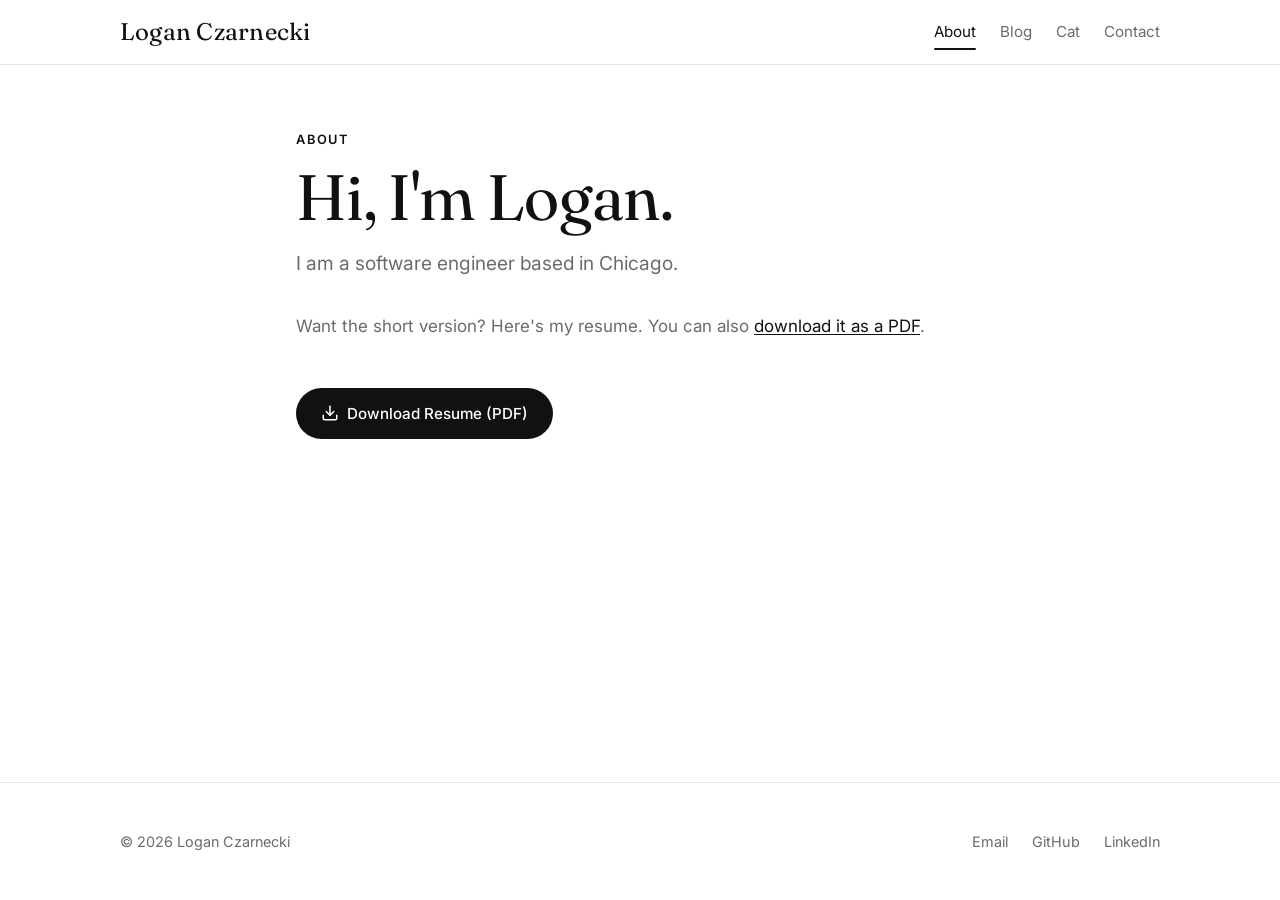
<file: index.html>
<!DOCTYPE html>
<html lang="en">
<head>
  <meta charset="UTF-8">
  <meta name="viewport" content="width=device-width, initial-scale=1.0">
  <meta name="description" content="Logan Czarnecki — personal website. About me, blog, cat photos, and contact.">
  <title>Logan Czarnecki</title>
  <link rel="icon" type="image/svg+xml" href="images/favicon.svg">
  <link rel="preconnect" href="https://fonts.googleapis.com">
  <link rel="preconnect" href="https://fonts.gstatic.com" crossorigin>
  <link href="https://fonts.googleapis.com/css2?family=Fraunces:opsz,wght@9..144,400;9..144,500;9..144,600&family=Inter:wght@400;500;600&display=swap" rel="stylesheet">
  <link rel="stylesheet" href="styles.css">
</head>
<body>
  <a class="skip-link" href="#main">Skip to content</a>

  <!-- ===== shared header (keep in sync across pages) ===== -->
  <header class="site-header">
    <div class="nav-inner">
      <a class="wordmark" href="index.html">Logan Czarnecki</a>
      <button class="nav-toggle" aria-label="Toggle menu" aria-expanded="false">
        <svg viewBox="0 0 24 24" fill="none" stroke="currentColor" stroke-width="2" stroke-linecap="round">
          <line x1="3" y1="6" x2="21" y2="6"/><line x1="3" y1="12" x2="21" y2="12"/><line x1="3" y1="18" x2="21" y2="18"/>
        </svg>
      </button>
      <nav class="site-nav" aria-label="Primary">
        <a href="index.html" class="active" aria-current="page">About</a>
        <a href="blog.html">Blog</a>
        <a href="cat.html">Cat</a>
        <a href="contact.html">Contact</a>
      </nav>
    </div>
  </header>

  <main id="main" class="wrap">
    <!-- ===== intro / about me ===== -->
    <p class="eyebrow">About</p>
    <h1 class="page-title">Hi, I'm Logan.</h1>
    <!-- TODO: replace this bio with your own. -->
    <p class="lead">
      I am a software engineer based in Chicago.
    </p>
    <p class="muted">
      Want the short version? Here's my resume. You can also
      <a href="assets/resume.pdf">download it as a PDF</a>.
    </p>

    <p style="margin-top: var(--space-12)">
      <a class="btn" href="assets/resume.pdf">
        <svg viewBox="0 0 24 24" fill="none" stroke="currentColor" stroke-width="2" stroke-linecap="round" stroke-linejoin="round">
          <path d="M21 15v4a2 2 0 0 1-2 2H5a2 2 0 0 1-2-2v-4"/><polyline points="7 10 12 15 17 10"/><line x1="12" y1="15" x2="12" y2="3"/>
        </svg>
        Download Resume (PDF)
      </a>
    </p>
  </main>

  <!-- ===== shared footer (keep in sync across pages) ===== -->
  <footer class="site-footer">
    <div class="footer-inner">
      <p>© 2026 Logan Czarnecki</p>
      <div class="footer-links">
        <a href="mailto:loganczarnecki1997@gmail.com">Email</a>
        <a href="https://github.com/logan-czar" rel="me">GitHub</a>
        <a href="https://www.linkedin.com/in/lczarnecki/" rel="me">LinkedIn</a>
      </div>
    </div>
  </footer>

  <script src="script.js"></script>
</body>
</html>
</file>
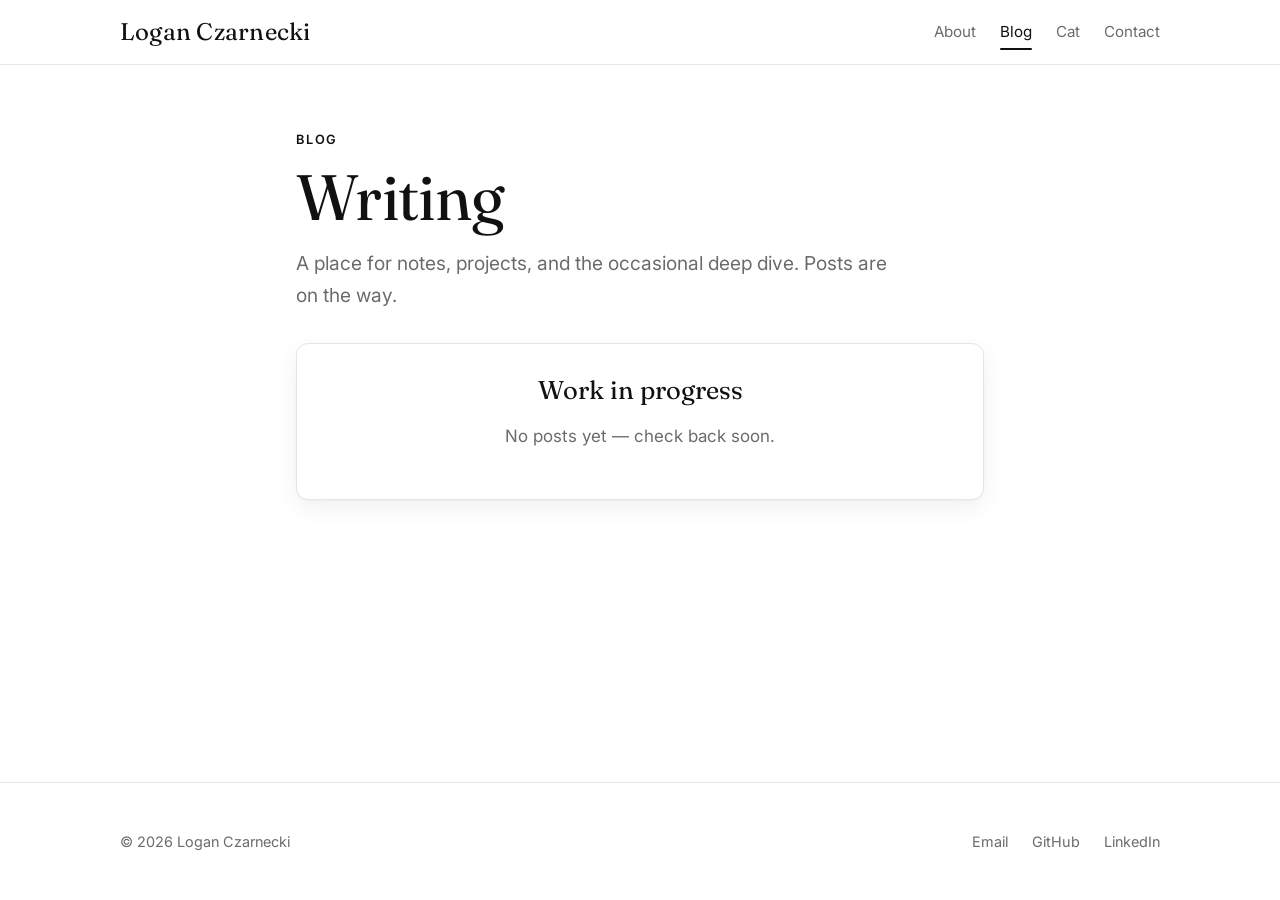
<file: blog.html>
<!DOCTYPE html>
<html lang="en">
<head>
  <meta charset="UTF-8">
  <meta name="viewport" content="width=device-width, initial-scale=1.0">
  <meta name="description" content="Logan Czarnecki's blog — coming soon.">
  <title>Blog · Logan Czarnecki</title>
  <link rel="icon" type="image/svg+xml" href="images/favicon.svg">
  <link rel="preconnect" href="https://fonts.googleapis.com">
  <link rel="preconnect" href="https://fonts.gstatic.com" crossorigin>
  <link href="https://fonts.googleapis.com/css2?family=Fraunces:opsz,wght@9..144,400;9..144,500;9..144,600&family=Inter:wght@400;500;600&display=swap" rel="stylesheet">
  <link rel="stylesheet" href="styles.css">
</head>
<body>
  <a class="skip-link" href="#main">Skip to content</a>

  <!-- ===== shared header (keep in sync across pages) ===== -->
  <header class="site-header">
    <div class="nav-inner">
      <a class="wordmark" href="index.html">Logan Czarnecki</a>
      <button class="nav-toggle" aria-label="Toggle menu" aria-expanded="false">
        <svg viewBox="0 0 24 24" fill="none" stroke="currentColor" stroke-width="2" stroke-linecap="round">
          <line x1="3" y1="6" x2="21" y2="6"/><line x1="3" y1="12" x2="21" y2="12"/><line x1="3" y1="18" x2="21" y2="18"/>
        </svg>
      </button>
      <nav class="site-nav" aria-label="Primary">
        <a href="index.html">About</a>
        <a href="blog.html" class="active" aria-current="page">Blog</a>
        <a href="cat.html">Cat</a>
        <a href="contact.html">Contact</a>
      </nav>
    </div>
  </header>

  <main id="main" class="wrap">
    <p class="eyebrow">Blog</p>
    <h1 class="page-title">Writing</h1>
    <p class="lead">A place for notes, projects, and the occasional deep dive. Posts are on the way.</p>

    <div class="notice">
      <h2>Work in progress</h2>
      <p class="muted">No posts yet — check back soon.</p>
    </div>

    <!-- When you have posts, delete the notice above and use this list.
         Add a post by creating blog/your-post.html and copying an item here. -->
    <!--
    <ul class="post-list">
      <li>
        <a href="blog/hello-world.html">Hello, world</a>
        <time datetime="2026-07-01">July 1, 2026</time>
      </li>
    </ul>
    -->
  </main>

  <!-- ===== shared footer (keep in sync across pages) ===== -->
  <footer class="site-footer">
    <div class="footer-inner">
      <p>© 2026 Logan Czarnecki</p>
      <div class="footer-links">
        <a href="mailto:loganczarnecki1997@gmail.com">Email</a>
        <a href="https://github.com/logan-czar" rel="me">GitHub</a>
        <a href="https://www.linkedin.com/in/lczarnecki/" rel="me">LinkedIn</a>
      </div>
    </div>
  </footer>

  <script src="script.js"></script>
</body>
</html>
</file>
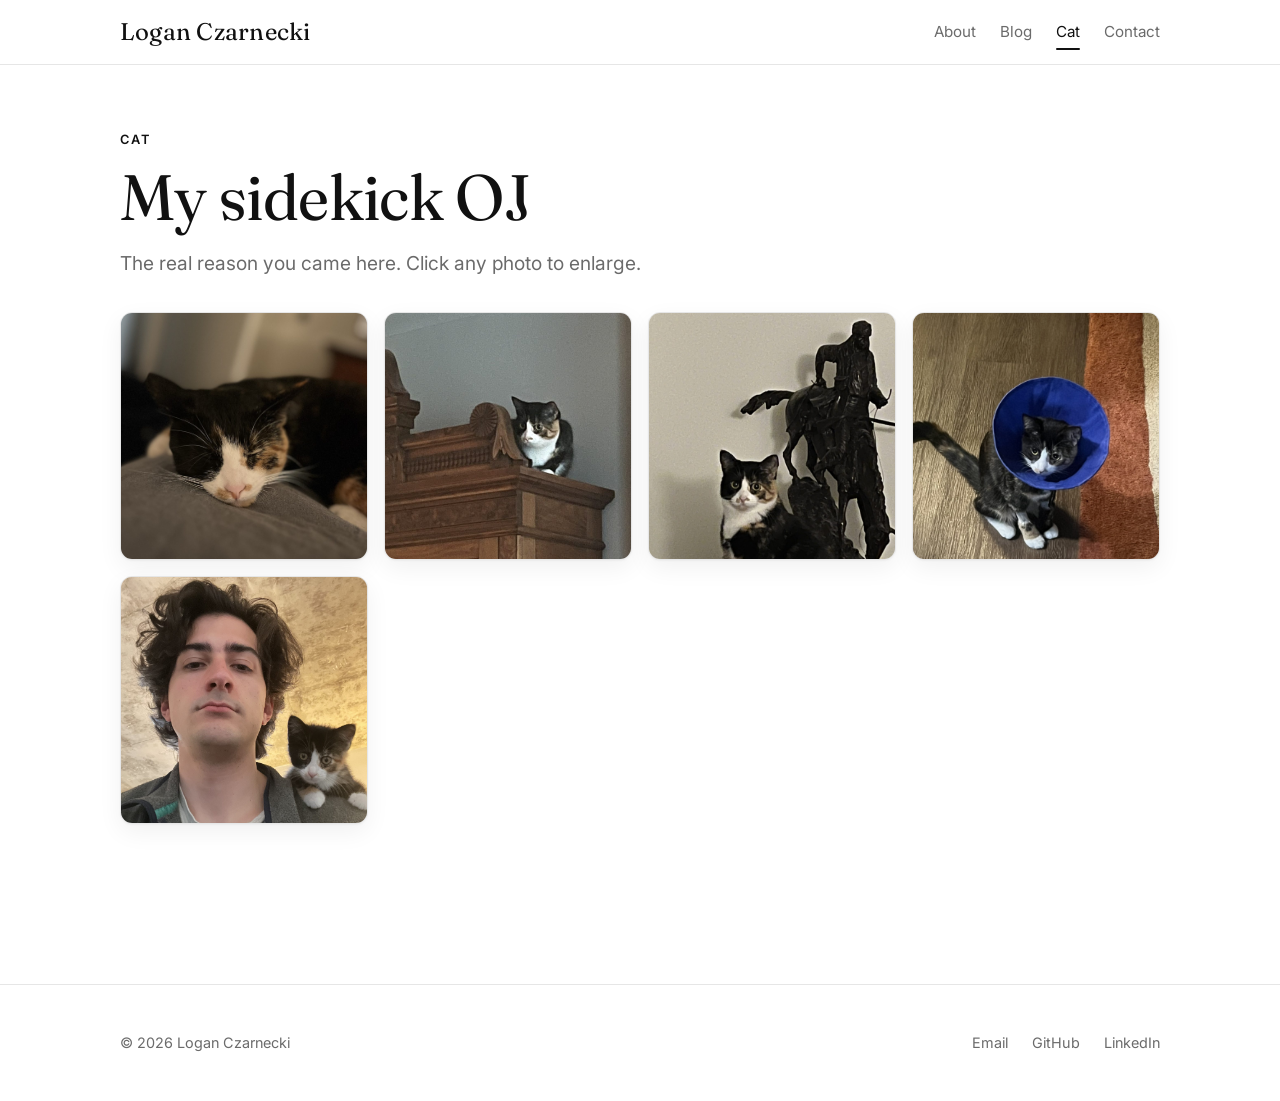
<file: cat.html>
<!DOCTYPE html>
<html lang="en">
<head>
  <meta charset="UTF-8">
  <meta name="viewport" content="width=device-width, initial-scale=1.0">
  <meta name="description" content="Photos of Logan Czarnecki's cat.">
  <title>Cat · Logan Czarnecki</title>
  <link rel="icon" type="image/svg+xml" href="images/favicon.svg">
  <link rel="preconnect" href="https://fonts.googleapis.com">
  <link rel="preconnect" href="https://fonts.gstatic.com" crossorigin>
  <link href="https://fonts.googleapis.com/css2?family=Fraunces:opsz,wght@9..144,400;9..144,500;9..144,600&family=Inter:wght@400;500;600&display=swap" rel="stylesheet">
  <link rel="stylesheet" href="styles.css">
</head>
<body>
  <a class="skip-link" href="#main">Skip to content</a>

  <!-- ===== shared header (keep in sync across pages) ===== -->
  <header class="site-header">
    <div class="nav-inner">
      <a class="wordmark" href="index.html">Logan Czarnecki</a>
      <button class="nav-toggle" aria-label="Toggle menu" aria-expanded="false">
        <svg viewBox="0 0 24 24" fill="none" stroke="currentColor" stroke-width="2" stroke-linecap="round">
          <line x1="3" y1="6" x2="21" y2="6"/><line x1="3" y1="12" x2="21" y2="12"/><line x1="3" y1="18" x2="21" y2="18"/>
        </svg>
      </button>
      <nav class="site-nav" aria-label="Primary">
        <a href="index.html">About</a>
        <a href="blog.html">Blog</a>
        <a href="cat.html" class="active" aria-current="page">Cat</a>
        <a href="contact.html">Contact</a>
      </nav>
    </div>
  </header>

  <main id="main" class="wrap wrap--wide">
    <p class="eyebrow">Cat</p>
    <h1 class="page-title">My sidekick OJ</h1>
    <p class="lead">The real reason you came here. Click any photo to enlarge.</p>

    <!-- Gallery.
         Drop photos into images/cat/ named cat1.jpg, cat2.jpg, … and list them
         in data-photos below. Only files that actually exist are shown; missing
         ones are skipped and the empty-state appears if there are none.
         To add more (or use other names / .png / .webp), just edit data-photos. -->
    <div class="gallery"
         data-base="images/cat/"
         data-photos="cat1.jpg, cat2.jpg, cat3.jpg, cat4.jpg, cat5.jpg"
         data-alts="OJ napping on the couch | OJ peeking over the cabinet | OJ posing by the statue | OJ in the cone of shame | A young OJ on my shoulder"></div>

    <!-- Shown automatically when no photos are present yet. -->
    <div class="gallery-empty" hidden>
      <p>Photos coming soon — drop them into <code>images/cat/</code>.</p>
    </div>
  </main>

  <!-- ===== shared footer (keep in sync across pages) ===== -->
  <footer class="site-footer">
    <div class="footer-inner">
      <p>© 2026 Logan Czarnecki</p>
      <div class="footer-links">
        <a href="mailto:loganczarnecki1997@gmail.com">Email</a>
        <a href="https://github.com/logan-czar" rel="me">GitHub</a>
        <a href="https://www.linkedin.com/in/lczarnecki/" rel="me">LinkedIn</a>
      </div>
    </div>
  </footer>

  <script src="script.js"></script>
</body>
</html>
</file>
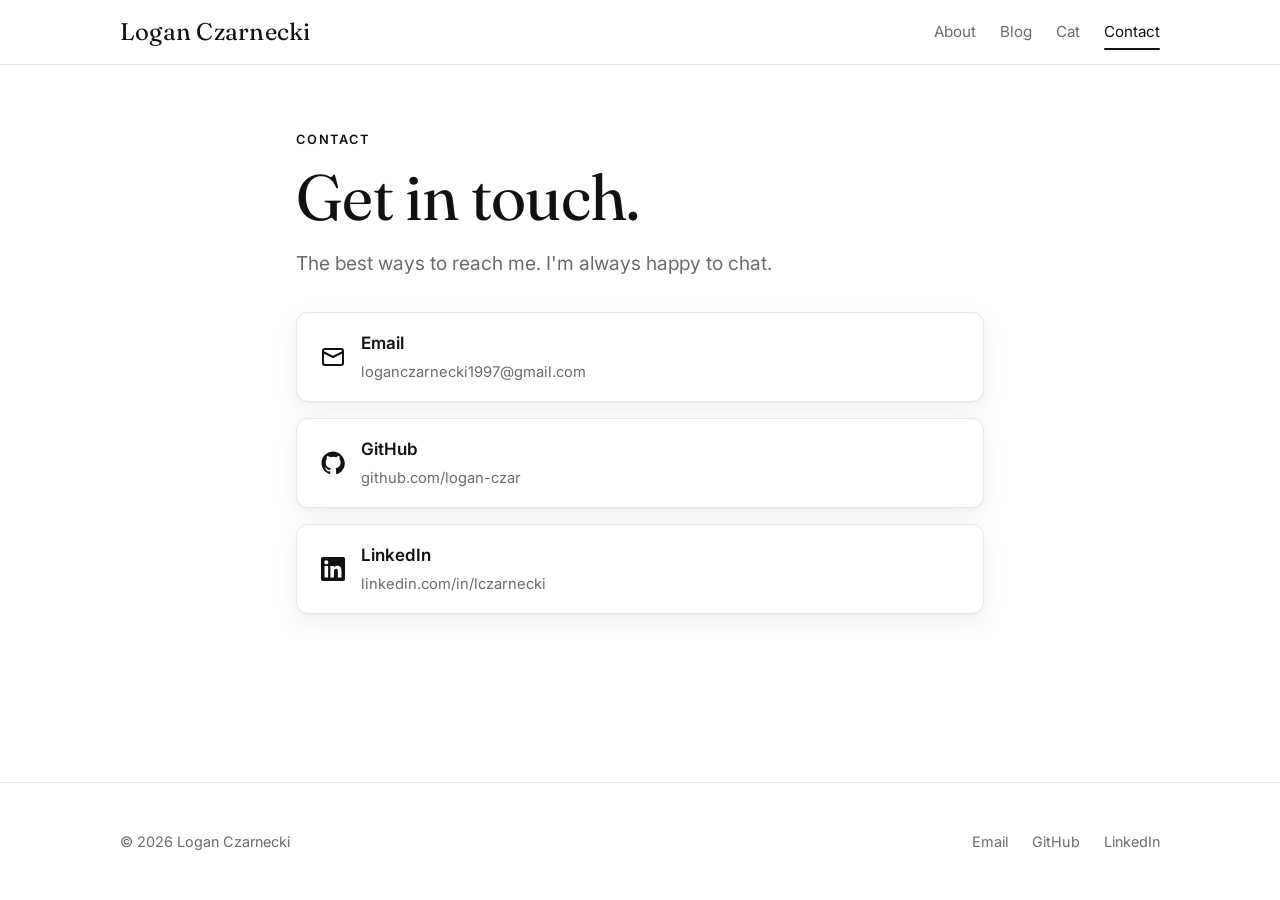
<file: contact.html>
<!DOCTYPE html>
<html lang="en">
<head>
  <meta charset="UTF-8">
  <meta name="viewport" content="width=device-width, initial-scale=1.0">
  <meta name="description" content="Get in touch with Logan Czarnecki.">
  <title>Contact · Logan Czarnecki</title>
  <link rel="icon" type="image/svg+xml" href="images/favicon.svg">
  <link rel="preconnect" href="https://fonts.googleapis.com">
  <link rel="preconnect" href="https://fonts.gstatic.com" crossorigin>
  <link href="https://fonts.googleapis.com/css2?family=Fraunces:opsz,wght@9..144,400;9..144,500;9..144,600&family=Inter:wght@400;500;600&display=swap" rel="stylesheet">
  <link rel="stylesheet" href="styles.css">
</head>
<body>
  <a class="skip-link" href="#main">Skip to content</a>

  <!-- ===== shared header (keep in sync across pages) ===== -->
  <header class="site-header">
    <div class="nav-inner">
      <a class="wordmark" href="index.html">Logan Czarnecki</a>
      <button class="nav-toggle" aria-label="Toggle menu" aria-expanded="false">
        <svg viewBox="0 0 24 24" fill="none" stroke="currentColor" stroke-width="2" stroke-linecap="round">
          <line x1="3" y1="6" x2="21" y2="6"/><line x1="3" y1="12" x2="21" y2="12"/><line x1="3" y1="18" x2="21" y2="18"/>
        </svg>
      </button>
      <nav class="site-nav" aria-label="Primary">
        <a href="index.html">About</a>
        <a href="blog.html">Blog</a>
        <a href="cat.html">Cat</a>
        <a href="contact.html" class="active" aria-current="page">Contact</a>
      </nav>
    </div>
  </header>

  <main id="main" class="wrap">
    <p class="eyebrow">Contact</p>
    <h1 class="page-title">Get in touch.</h1>
    <p class="lead">The best ways to reach me. I'm always happy to chat.</p>

    <ul class="contact-list">
      <li>
        <a class="contact-card" href="mailto:loganczarnecki1997@gmail.com">
          <svg viewBox="0 0 24 24" fill="none" stroke="currentColor" stroke-width="2" stroke-linecap="round" stroke-linejoin="round">
            <rect x="2" y="4" width="20" height="16" rx="2"/><path d="m22 7-10 5L2 7"/>
          </svg>
          <span>
            <span class="label">Email</span><br>
            <span class="value">loganczarnecki1997@gmail.com</span>
          </span>
        </a>
      </li>
      <li>
        <a class="contact-card" href="https://github.com/logan-czar" rel="me">
          <svg viewBox="0 0 24 24" fill="currentColor">
            <path d="M12 .5C5.7.5.5 5.7.5 12c0 5.1 3.3 9.4 7.9 10.9.6.1.8-.2.8-.6v-2c-3.2.7-3.9-1.5-3.9-1.5-.5-1.3-1.3-1.7-1.3-1.7-1-.7.1-.7.1-.7 1.2.1 1.8 1.2 1.8 1.2 1 1.8 2.7 1.3 3.4 1 .1-.7.4-1.3.7-1.6-2.6-.3-5.3-1.3-5.3-5.8 0-1.3.5-2.3 1.2-3.1-.1-.3-.5-1.5.1-3.1 0 0 1-.3 3.3 1.2a11.4 11.4 0 0 1 6 0C17.3 4.7 18.3 5 18.3 5c.6 1.6.2 2.8.1 3.1.8.8 1.2 1.8 1.2 3.1 0 4.5-2.7 5.5-5.3 5.8.4.4.8 1.1.8 2.2v3.3c0 .3.2.7.8.6 4.6-1.5 7.9-5.8 7.9-10.9C23.5 5.7 18.3.5 12 .5Z"/>
          </svg>
          <span>
            <span class="label">GitHub</span><br>
            <span class="value">github.com/logan-czar</span>
          </span>
        </a>
      </li>
      <li>
        <a class="contact-card" href="https://www.linkedin.com/in/lczarnecki/" rel="me">
          <svg viewBox="0 0 24 24" fill="currentColor">
            <path d="M20.45 20.45h-3.56v-5.57c0-1.33-.02-3.04-1.85-3.04-1.85 0-2.14 1.45-2.14 2.94v5.67H9.35V9h3.42v1.56h.05c.48-.9 1.64-1.85 3.38-1.85 3.6 0 4.27 2.37 4.27 5.46v6.28ZM5.34 7.43a2.07 2.07 0 1 1 0-4.14 2.07 2.07 0 0 1 0 4.14ZM7.12 20.45H3.55V9h3.57v11.45ZM22.22 0H1.77C.8 0 0 .77 0 1.73v20.54C0 23.23.8 24 1.77 24h20.45c.98 0 1.78-.77 1.78-1.73V1.73C24 .77 23.2 0 22.22 0Z"/>
          </svg>
          <span>
            <span class="label">LinkedIn</span><br>
            <span class="value">linkedin.com/in/lczarnecki</span>
          </span>
        </a>
      </li>
    </ul>
  </main>

  <!-- ===== shared footer (keep in sync across pages) ===== -->
  <footer class="site-footer">
    <div class="footer-inner">
      <p>© 2026 Logan Czarnecki</p>
      <div class="footer-links">
        <a href="mailto:loganczarnecki1997@gmail.com">Email</a>
        <a href="https://github.com/logan-czar" rel="me">GitHub</a>
        <a href="https://www.linkedin.com/in/lczarnecki/" rel="me">LinkedIn</a>
      </div>
    </div>
  </footer>

  <script src="script.js"></script>
</body>
</html>
</file>
<file: styles.css>
/* =========================================================
   Logan Czarnecki — personal site
   Single shared stylesheet. Tweak the variables below to
   re-theme the whole site.
   ========================================================= */

:root {
  /* palette — light (default), grayscale */
  --bg:        #ffffff;
  --surface:   #ffffff;
  --text:      #111111;
  --muted:     #6b6b6b;
  --border:    #e6e6e6;
  --accent:    #111111;   /* "accent" is just ink in this black & white theme */
  --accent-ink:#ffffff;
  --shadow:    0 1px 2px rgba(0,0,0,.04), 0 8px 24px rgba(0,0,0,.06);

  /* type */
  --font-body: "Inter", system-ui, -apple-system, Segoe UI, Roboto, Helvetica, Arial, sans-serif;
  --font-display: "Fraunces", Georgia, "Times New Roman", serif;

  /* spacing scale */
  --space-1: .25rem;
  --space-2: .5rem;
  --space-3: .75rem;
  --space-4: 1rem;
  --space-6: 1.5rem;
  --space-8: 2rem;
  --space-12: 3rem;
  --space-16: 4rem;
  --space-24: 6rem;

  --radius: 12px;
  --content: 46rem;   /* readable column */
  --wide: 68rem;      /* galleries */
}

@media (prefers-color-scheme: dark) {
  :root {
    --bg:        #0b0b0b;
    --surface:   #161616;
    --text:      #f4f4f4;
    --muted:     #a3a3a3;
    --border:    #262626;
    --accent:    #f4f4f4;
    --accent-ink:#0b0b0b;
    --shadow:    0 1px 2px rgba(0,0,0,.4), 0 10px 30px rgba(0,0,0,.5);
  }
}

/* ---------- reset-ish ---------- */
*, *::before, *::after { box-sizing: border-box; }
html { -webkit-text-size-adjust: 100%; scroll-behavior: smooth; }
body {
  margin: 0;
  background: var(--bg);
  color: var(--text);
  font-family: var(--font-body);
  font-size: 1.0625rem;
  line-height: 1.65;
  -webkit-font-smoothing: antialiased;
  text-rendering: optimizeLegibility;
  display: flex;
  flex-direction: column;
  min-height: 100vh;
}
img { max-width: 100%; display: block; }
a { color: var(--accent); text-decoration-thickness: 1px; text-underline-offset: 2px; }
h1, h2, h3 { line-height: 1.1; font-weight: 400; }

:focus-visible {
  outline: 2px solid var(--accent);
  outline-offset: 3px;
  border-radius: 4px;
}

/* skip link */
.skip-link {
  position: absolute; left: -999px; top: 0;
  background: var(--accent); color: var(--accent-ink);
  padding: var(--space-2) var(--space-4); border-radius: 0 0 var(--radius) 0;
  z-index: 100;
}
.skip-link:focus { left: 0; }

/* ---------- layout ---------- */
.wrap { width: 100%; max-width: var(--content); margin-inline: auto; padding-inline: var(--space-6); }
.wrap--wide { max-width: var(--wide); }
main { flex: 1 0 auto; padding-block: var(--space-16); }

/* ---------- header / nav ---------- */
.site-header {
  position: sticky; top: 0; z-index: 50;
  background: color-mix(in srgb, var(--bg) 88%, transparent);
  backdrop-filter: saturate(140%) blur(8px);
  border-bottom: 1px solid var(--border);
}
.nav-inner {
  max-width: var(--wide); margin-inline: auto;
  padding: var(--space-3) var(--space-6);
  display: flex; align-items: center; justify-content: space-between;
  gap: var(--space-4);
}
.wordmark {
  font-family: var(--font-display);
  font-size: 1.5rem;
  color: var(--text);
  text-decoration: none;
  letter-spacing: .01em;
  white-space: nowrap;
}
.wordmark:hover { color: var(--accent); }

.site-nav { display: flex; gap: var(--space-6); align-items: center; }
.site-nav a {
  color: var(--muted);
  text-decoration: none;
  font-size: .95rem;
  padding: var(--space-1) 0;
  position: relative;
}
.site-nav a:hover { color: var(--text); }
.site-nav a.active { color: var(--text); }
.site-nav a.active::after {
  content: ""; position: absolute; left: 0; right: 0; bottom: -2px;
  height: 2px; background: var(--accent); border-radius: 2px;
}

/* mobile nav toggle */
.nav-toggle {
  display: none;
  background: none; border: 1px solid var(--border); border-radius: 8px;
  width: 40px; height: 40px; cursor: pointer; color: var(--text);
  align-items: center; justify-content: center;
}
.nav-toggle svg { width: 20px; height: 20px; }

@media (max-width: 640px) {
  .nav-toggle { display: inline-flex; }
  .site-nav {
    position: absolute; top: 100%; left: 0; right: 0;
    flex-direction: column; gap: 0; align-items: stretch;
    background: var(--surface);
    border-bottom: 1px solid var(--border);
    box-shadow: var(--shadow);
    display: none;
  }
  .site-header.open .site-nav { display: flex; }
  .site-nav a {
    padding: var(--space-3) var(--space-6);
    border-top: 1px solid var(--border);
  }
  .site-nav a.active::after { display: none; }
  .site-nav a.active { color: var(--accent); }
}

/* ---------- typography helpers ---------- */
.eyebrow {
  font-size: .8rem; letter-spacing: .14em; text-transform: uppercase;
  color: var(--accent); font-weight: 600; margin: 0 0 var(--space-3);
}
.page-title {
  font-family: var(--font-display);
  font-size: clamp(2.6rem, 6vw, 4rem);
  margin: 0 0 var(--space-4);
  letter-spacing: -.01em;
}
.lead { font-size: 1.2rem; color: var(--muted); margin: 0 0 var(--space-8); max-width: 38rem; }
.section-title {
  font-family: var(--font-display);
  font-size: 1.9rem;
  margin: var(--space-16) 0 var(--space-6);
  padding-bottom: var(--space-2);
  border-bottom: 1px solid var(--border);
}
.muted { color: var(--muted); }

/* ---------- buttons ---------- */
.btn {
  display: inline-flex; align-items: center; gap: var(--space-2);
  background: var(--accent); color: var(--accent-ink);
  text-decoration: none; font-weight: 500; font-size: .95rem;
  padding: var(--space-3) var(--space-6); border-radius: 999px;
  border: 1px solid transparent;
  transition: transform .08s ease, filter .15s ease;
}
.btn:hover { filter: brightness(1.05); transform: translateY(-1px); }
.btn:active { transform: translateY(0); }
.btn--ghost {
  background: transparent; color: var(--text);
  border-color: var(--border);
}
.btn svg { width: 18px; height: 18px; }

/* ---------- resume ---------- */
.resume-item { margin-bottom: var(--space-8); }
.resume-item__head {
  display: flex; justify-content: space-between; gap: var(--space-4);
  flex-wrap: wrap; align-items: baseline;
}
.resume-item__role { font-size: 1.15rem; font-weight: 600; margin: 0; }
.resume-item__org { color: var(--accent); }
.resume-item__date { color: var(--muted); font-size: .9rem; white-space: nowrap; }
.resume-item ul { margin: var(--space-3) 0 0; padding-left: 1.15rem; }
.resume-item li { margin-bottom: var(--space-2); }

.skills { display: flex; flex-wrap: wrap; gap: var(--space-2); padding: 0; list-style: none; margin: 0; }
.skills li {
  background: var(--surface); border: 1px solid var(--border);
  border-radius: 999px; padding: var(--space-1) var(--space-3);
  font-size: .9rem;
}

/* ---------- blog ---------- */
.notice {
  background: var(--surface); border: 1px solid var(--border);
  border-radius: var(--radius); padding: var(--space-8);
  text-align: center; box-shadow: var(--shadow);
}
.notice h2 { font-family: var(--font-display); font-size: 1.6rem; margin: 0 0 var(--space-2); }
.post-list { list-style: none; padding: 0; margin: var(--space-8) 0 0; }
.post-list li { padding: var(--space-4) 0; border-top: 1px solid var(--border); }
.post-list a { font-size: 1.2rem; text-decoration: none; }
.post-list time { display: block; color: var(--muted); font-size: .85rem; }

/* ---------- cat gallery ---------- */
.gallery {
  display: grid;
  grid-template-columns: repeat(auto-fill, minmax(220px, 1fr));
  gap: var(--space-4);
  margin-top: var(--space-8);
}
.gallery figure {
  margin: 0; border-radius: var(--radius); overflow: hidden;
  border: 1px solid var(--border); background: var(--surface);
  cursor: zoom-in; box-shadow: var(--shadow);
}
.gallery img {
  width: 100%; aspect-ratio: 1 / 1; object-fit: cover;
  transition: transform .3s ease;
}
.gallery figure:hover img { transform: scale(1.04); }

.gallery-empty {
  text-align: center; color: var(--muted);
  border: 1px dashed var(--border); border-radius: var(--radius);
  padding: var(--space-16) var(--space-6); margin-top: var(--space-8);
}

/* lightbox */
.lightbox {
  position: fixed; inset: 0; z-index: 100;
  background: rgba(0,0,0,.85);
  display: none; align-items: center; justify-content: center;
  padding: var(--space-6); cursor: zoom-out;
}
.lightbox.open { display: flex; }
.lightbox img { max-width: 92vw; max-height: 88vh; border-radius: var(--radius); }
.lightbox__close {
  position: absolute; top: var(--space-4); right: var(--space-4);
  background: none; border: none; color: #fff; font-size: 2rem;
  cursor: pointer; line-height: 1; padding: var(--space-2);
}

/* ---------- contact ---------- */
.contact-list { list-style: none; padding: 0; margin: var(--space-8) 0 0; display: grid; gap: var(--space-4); }
.contact-card {
  display: flex; align-items: center; gap: var(--space-4);
  background: var(--surface); border: 1px solid var(--border);
  border-radius: var(--radius); padding: var(--space-4) var(--space-6);
  text-decoration: none; color: var(--text);
  box-shadow: var(--shadow);
  transition: transform .08s ease, border-color .15s ease;
}
.contact-card:hover { transform: translateY(-2px); border-color: var(--accent); }
.contact-card svg { width: 24px; height: 24px; flex: none; color: var(--accent); }
.contact-card .label { font-weight: 600; }
.contact-card .value { color: var(--muted); font-size: .92rem; }

/* ---------- footer ---------- */
.site-footer {
  border-top: 1px solid var(--border);
  margin-top: var(--space-24);
  flex-shrink: 0;
}
.footer-inner {
  max-width: var(--wide); margin-inline: auto;
  padding: var(--space-8) var(--space-6);
  display: flex; justify-content: space-between; align-items: center;
  flex-wrap: wrap; gap: var(--space-4);
  color: var(--muted); font-size: .9rem;
}
.footer-links { display: flex; gap: var(--space-6); }
.footer-links a { color: var(--muted); text-decoration: none; }
.footer-links a:hover { color: var(--accent); }

@media (prefers-reduced-motion: reduce) {
  * { animation: none !important; transition: none !important; scroll-behavior: auto !important; }
}
</file>
